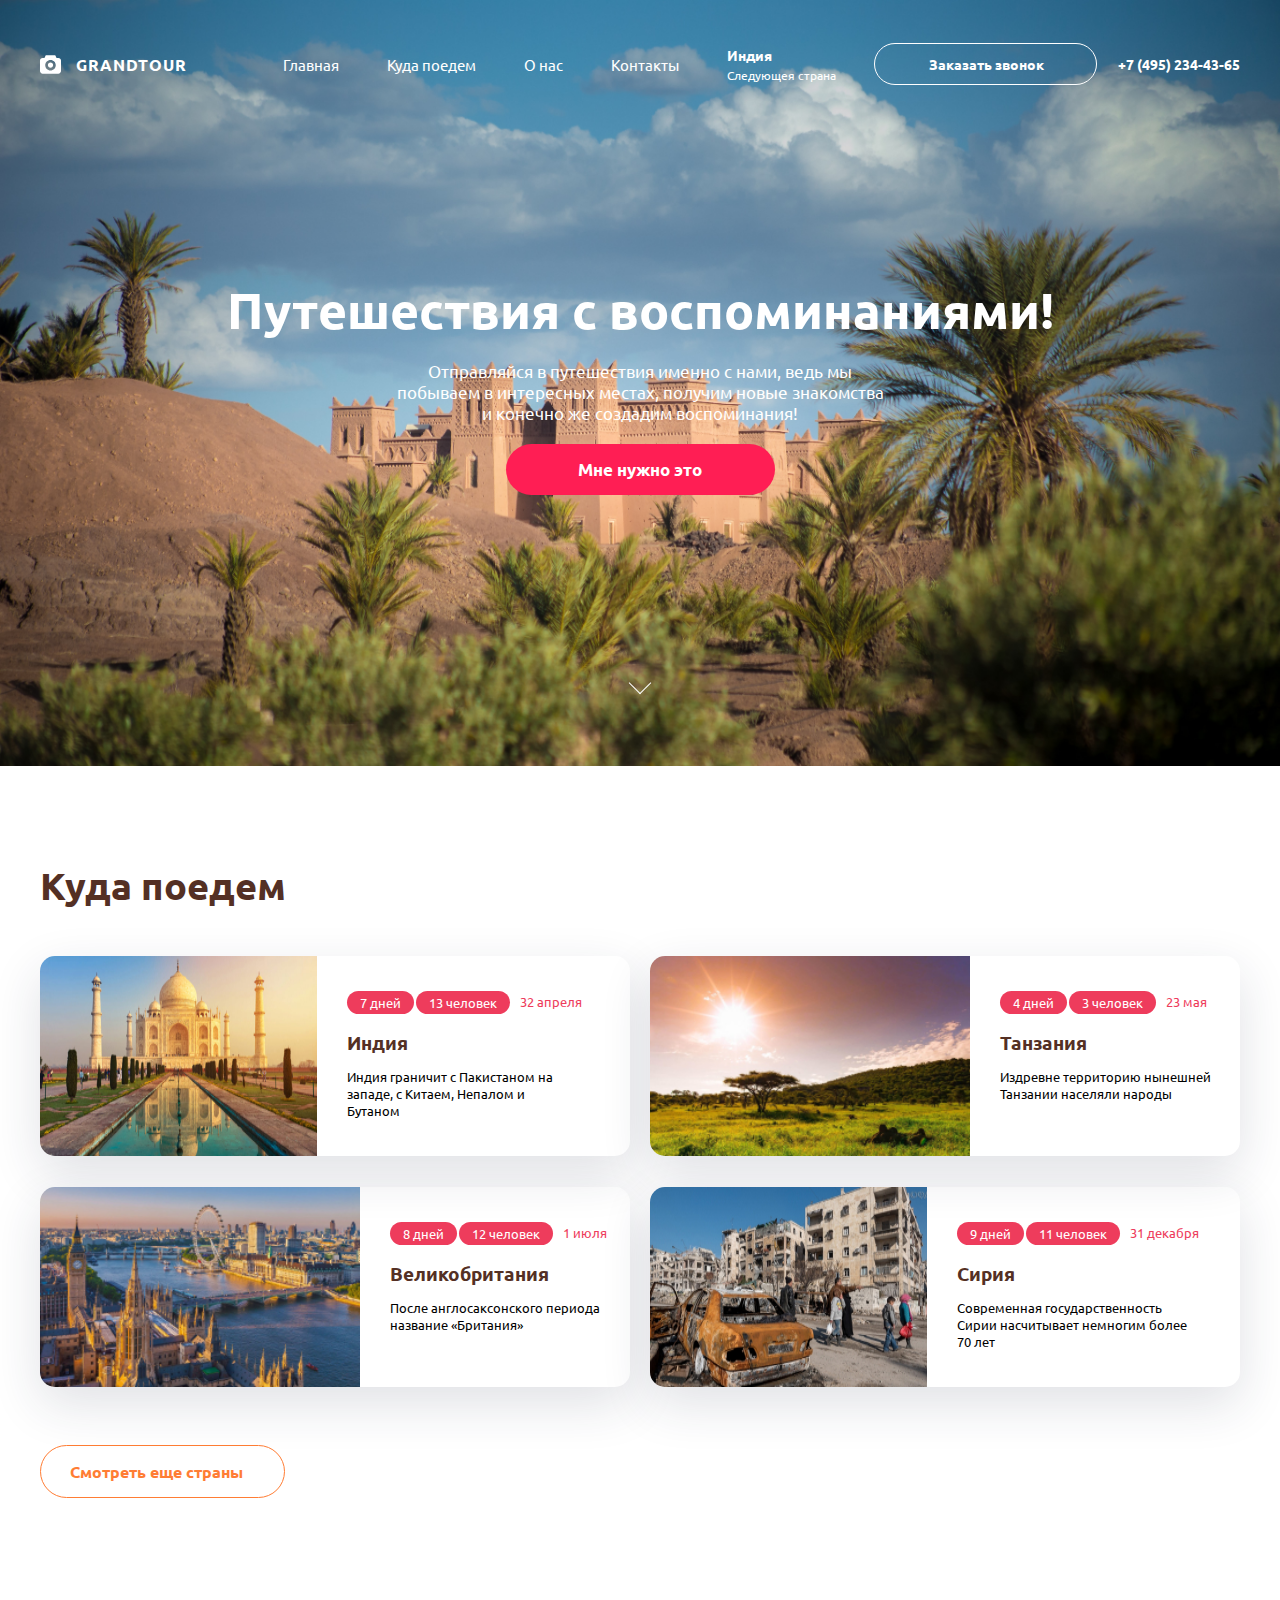
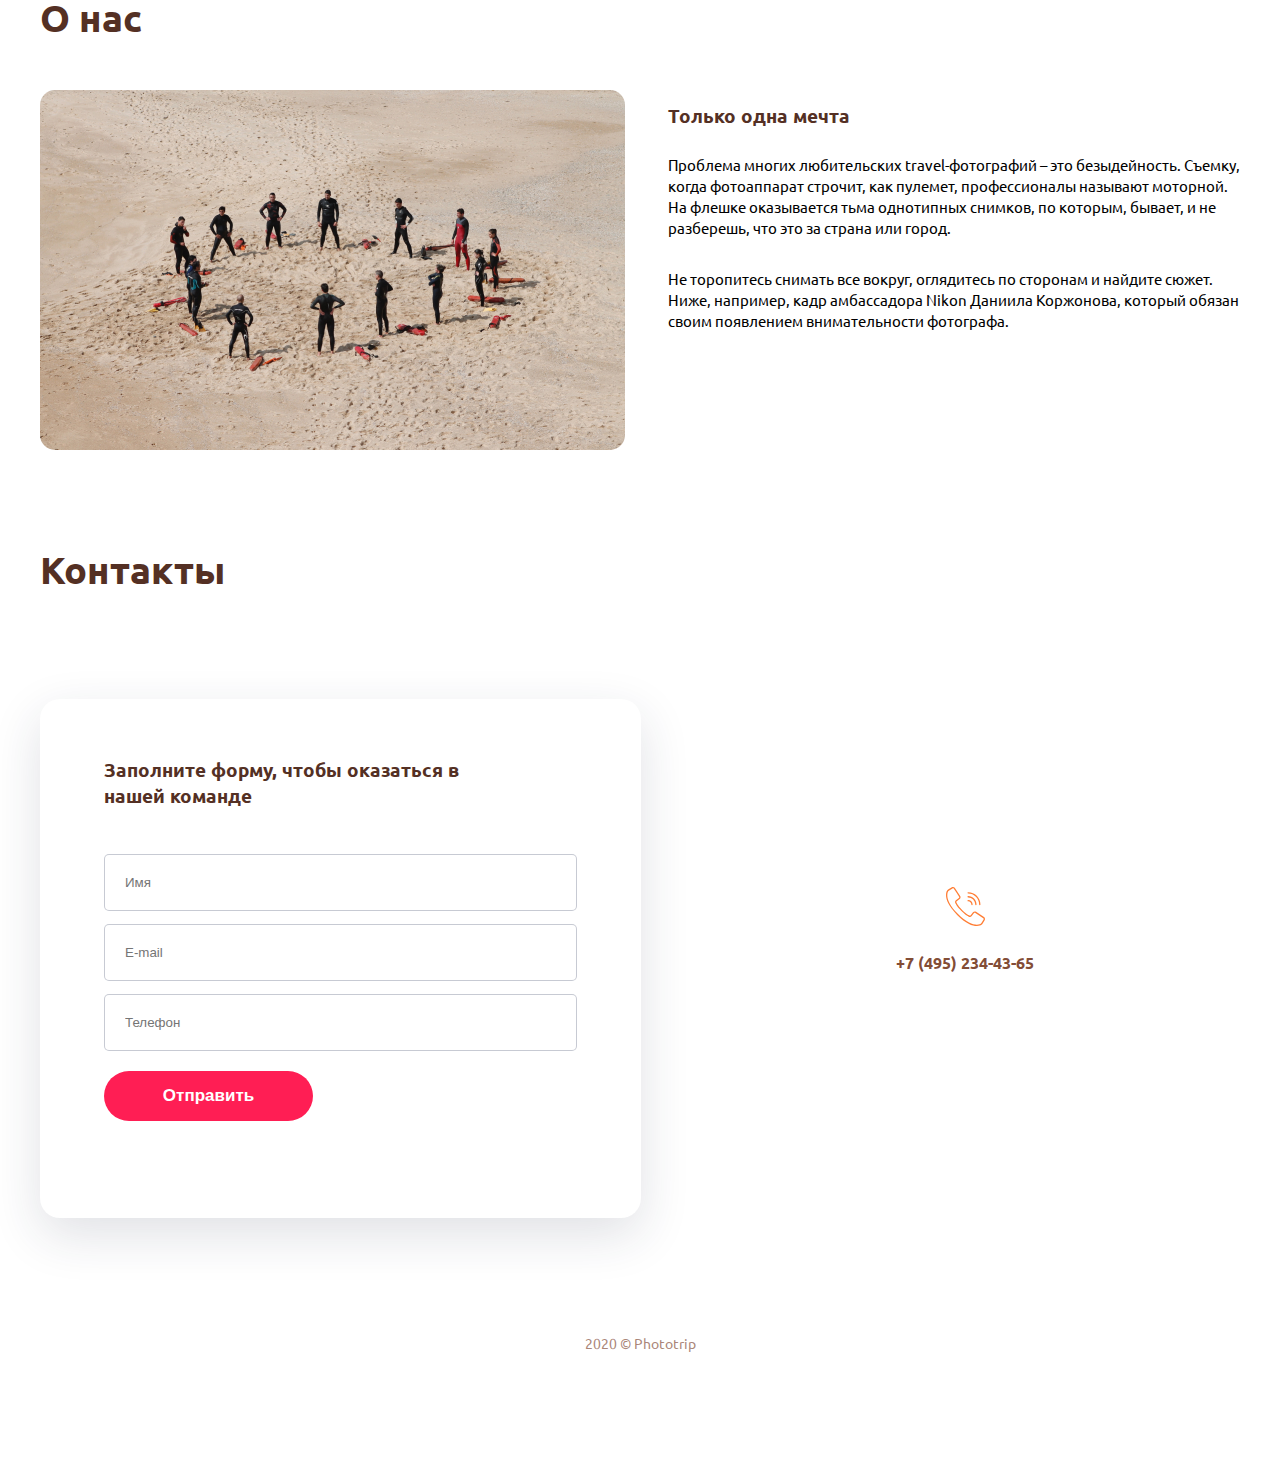
<file: index.html>
<!DOCTYPE html>
<html lang="ru">
<head>
    <meta charset="UTF-8">
    <link rel="shortcut icon" href="img/favicon2.svg">
    <link rel="preconnect" href="https://fonts.gstatic.com">
    <link href="https://fonts.googleapis.com/css2?family=Ubuntu:wght@400;700&display=swap" rel="stylesheet">
    <link rel="stylesheet" href="css/main.css">
    <meta name="viewport" content="width=device-width, initial-scale=1.0">
    <title>Grand tour</title>
</head>
<body>
    <header class="header" id="header">
        <div class="container">
            <div class="nav" id="nav">
                <a href="#" class="logo">GrandTour
                </a>
                    <ul class="menu">
                        <li>
                            <a href="#header" class="scrollto">Главная</a>
                        </li>
                        <li>
                            <a href="#routes" class="scrollto">Куда поедем</a>
                        </li>
                        <li>
                            <a href="#about-us" class="scrollto">О нас</a>
                        </li>
                        <li>
                            <a href="#contacts" class="scrollto">Контакты</a>
                        </li>
                    </ul>
                    <div class="next-route">
                        <span>Индия</span>
                        <p>Следующея страна</p>
                    </div>
                    <div class="call">
                        <a class="btn-nav">
                            Заказать звонок
                        </a>
                        <a href="tel:+7 (495) 234-43-65" class="phone">+7 (495) 234-43-65</a>
                    </div>
            </div> 
            <div class="offer">
                <h1>Путешествия с воспоминаниями!</h1>
                <p>Отправляйся в путешествия именно с нами, ведь мы побываем в интересных местах, получим новые знакомства и конечно же создадим воспоминания!</p>
                <a href="#contacts" class="btn scrollto">Мне нужно это</a>
            </div>   
            <a href="#" class="arrow"></a>
        </div>
    </header>
    <section class="routes" id="routes">
        <div class="container">
            <h2>
                Куда поедем
            </h2>
            <ul class="destinations">
                <li class="destinations-item">               
                    <img src="img/route-1-1.jpg" alt="India">
                    <div class="destinations-content">
                        <div class="destinations-details">
                            <span>7 дней</span>
                            <span>13 человек</span>
                            <p class="destinations-date">
                            32 апреля 
                            </p>
                        </div>
                        
                        <h3>
                            Индия
                        </h3>
                        <p class="destinations-description">
                            Индия граничит с Пакистаном на западе, с Китаем, Непалом и Бутаном
                        </p>
                    </div>
                </li> 
                   
                <li class="destinations-item">
                    <img src="img/route-1-2.jpg" alt="Tanzania">
                    <div class="destinations-content">
                        <div class="destinations-details">
                            <span>4 дней</span>
                            <span>3 человек</span>
                            <p class="destinations-date">
                            23 мая 
                            </p>
                        </div>
                        
                        <h3>
                            Танзания
                        </h3>
                        <p class="destinations-description">
                            Издревне территорию нынешней Танзании населяли народы
                        </p>
                    </div> 
                </li>
                <li class="destinations-item">
                     <img src="img/route-1-3-3.jpg" alt="England">
                    <div class="destinations-content">
                        <div class="destinations-details">
                            <span>8 дней</span>
                            <span>12 человек</span>
                            <p class="destinations-date">
                            1 июля 
                            </p>
                        </div>
                        
                        <h3>
                            Великобритания
                        </h3>
                        <p class="destinations-description">
                            После англосаксонского периода название «Британия»
                        </p>
                    </div>
                </li>
                <li class="destinations-item">
                     <img src="img/route-1-4.jpg" alt="Siria">
                    <div class="destinations-content">
                        <div class="destinations-details">
                            <span>9 дней</span>
                            <span>11 человек</span>
                            <p class="destinations-date">
                            31 декабря 
                            </p>
                        </div>
                        
                        <h3>
                            Сирия
                        </h3>
                        <p class="destinations-description">
                            Современная государственность Сирии насчитывает немногим более 70 лет
                        </p>
                    </div>
                </li>
            </ul>
             <ul class="destinations destinations-more">
                <li class="destinations-item">               
                    <img src="img/route-1-1.jpg" alt="India">
                    <div class="destinations-content">
                        <div class="destinations-details">
                            <span>7 дней</span>
                            <span>13 человек</span>
                            <p class="destinations-date">
                            32 апреля 
                            </p>
                        </div>
                        
                        <h3>
                            Индия
                        </h3>
                        <p class="destinations-description">
                            Индия граничит с Пакистаном на западе, с Китаем, Непалом и Бутаном
                        </p>
                    </div>
                </li> 
                   
                <li class="destinations-item">
                    <img src="img/route-1-2.jpg" alt="Tanzania">
                    <div class="destinations-content">
                        <div class="destinations-details">
                            <span>4 дней</span>
                            <span>3 человек</span>
                            <p class="destinations-date">
                            23 мая 
                            </p>
                        </div>
                        
                        <h3>
                            Танзания
                        </h3>
                        <p class="destinations-description">
                            Издревне территорию нынешней Танзании населяли народы
                        </p>
                    </div> 
                </li>
                <li class="destinations-item">
                     <img src="img/route-1-3-3.jpg" alt="England">
                    <div class="destinations-content">
                        <div class="destinations-details">
                            <span>8 дней</span>
                            <span>12 человек</span>
                            <p class="destinations-date">
                            1 июля 
                            </p>
                        </div>
                        
                        <h3>
                            Великобритания
                        </h3>
                        <p class="destinations-description">
                            После англосаксонского периода название «Британия»
                        </p>
                    </div>
                </li>
                <li class="destinations-item">
                     <img src="img/route-1-4.jpg" alt="Siria">
                    <div class="destinations-content">
                        <div class="destinations-details">
                            <span>9 дней</span>
                            <span>11 человек</span>
                            <p class="destinations-date">
                            31 декабря 
                            </p>
                        </div>
                        
                        <h3>
                            Сирия
                        </h3>
                        <p class="destinations-description">
                            Современная государственность Сирии насчитывает немногим более 70 лет
                        </p>
                    </div>
                </li>
            </ul>
            <a href="https://google.com" class="btn-routes btn-ghost">
                Смотреть еще страны
            </a>
        </div>
    </section>
    <section class="about-us" id="about-us">
        <div class="container">
            <h2>
                О нас
            </h2>
            <div class="about-content">
                <img src="img/about-us-1.jpg" alt="Our Team">
                <div class="about-text">
                    <h3>
                        Только одна мечта
                    </h3>
                    <p>Проблема многих любительских travel-фотографий – это безыдейность. Съемку, когда фотоаппарат строчит, как пулемет, профессионалы называют моторной. На флешке оказывается тьма однотипных снимков, по которым, бывает, и не разберешь, что это за страна или город.
                    </p>
                    <p>Не торопитесь снимать все вокруг, оглядитесь по сторонам и найдите сюжет. Ниже, например, кадр амбассадора Nikon Даниила Коржонова, который обязан своим появлением внимательности фотографа.
                    </p>            
                </div>
            </div>
        </div>
    </section>
    <section class="contact" id="contacts">
        <div class="container">
            <h2>
                Контакты
            </h2>

            <div id="myModal">
                <h3>Заполните форму</h3>
                <form action="#" class="form-modal">
                    <input type="name" placeholder="Имя" required> 
                    <input type="tel" placeholder="Телефон" required>
                    <button type="submit" class="modal-btn">Отправить</button>   
                </form>
                <span id="myModal__close" class="close">ₓ</span>
            </div>
            <div id="myOverlay"></div>

            <div class="contacts">
                <form action="#" class="form">
                    <h3>
                        Заполните форму, чтобы оказаться в нашей команде
                    </h3>
                    <input type="name" placeholder="Имя" required>
                    <input type="e-mail" placeholder="E-mail" required>
                    <input type="phone" placeholder="Телефон" required>
                    <button type="submit" class="btn">Отправить</button>
                </form>
                <a href="tel:+7 (495) 234-43-65" class="contacts-phone">
                     <img src="img/communications.svg" alt="phone">
                     <span>+7 (495) 234-43-65</span>
                </a>               
                </div>
        </div>
    </section>
    <footer class="footer">
        <div class="container">
            <p class="footer-text">
                2020 © Phototrip
            </p>
        </div>
    </footer>
 <!--    <a href="#" class="back-to-top">Back to Top</a> -->
    <script src="js/jquery-3.5.1.min.js"></script>
    <script src="js/main.js"></script>
</body>
</html>
</file>
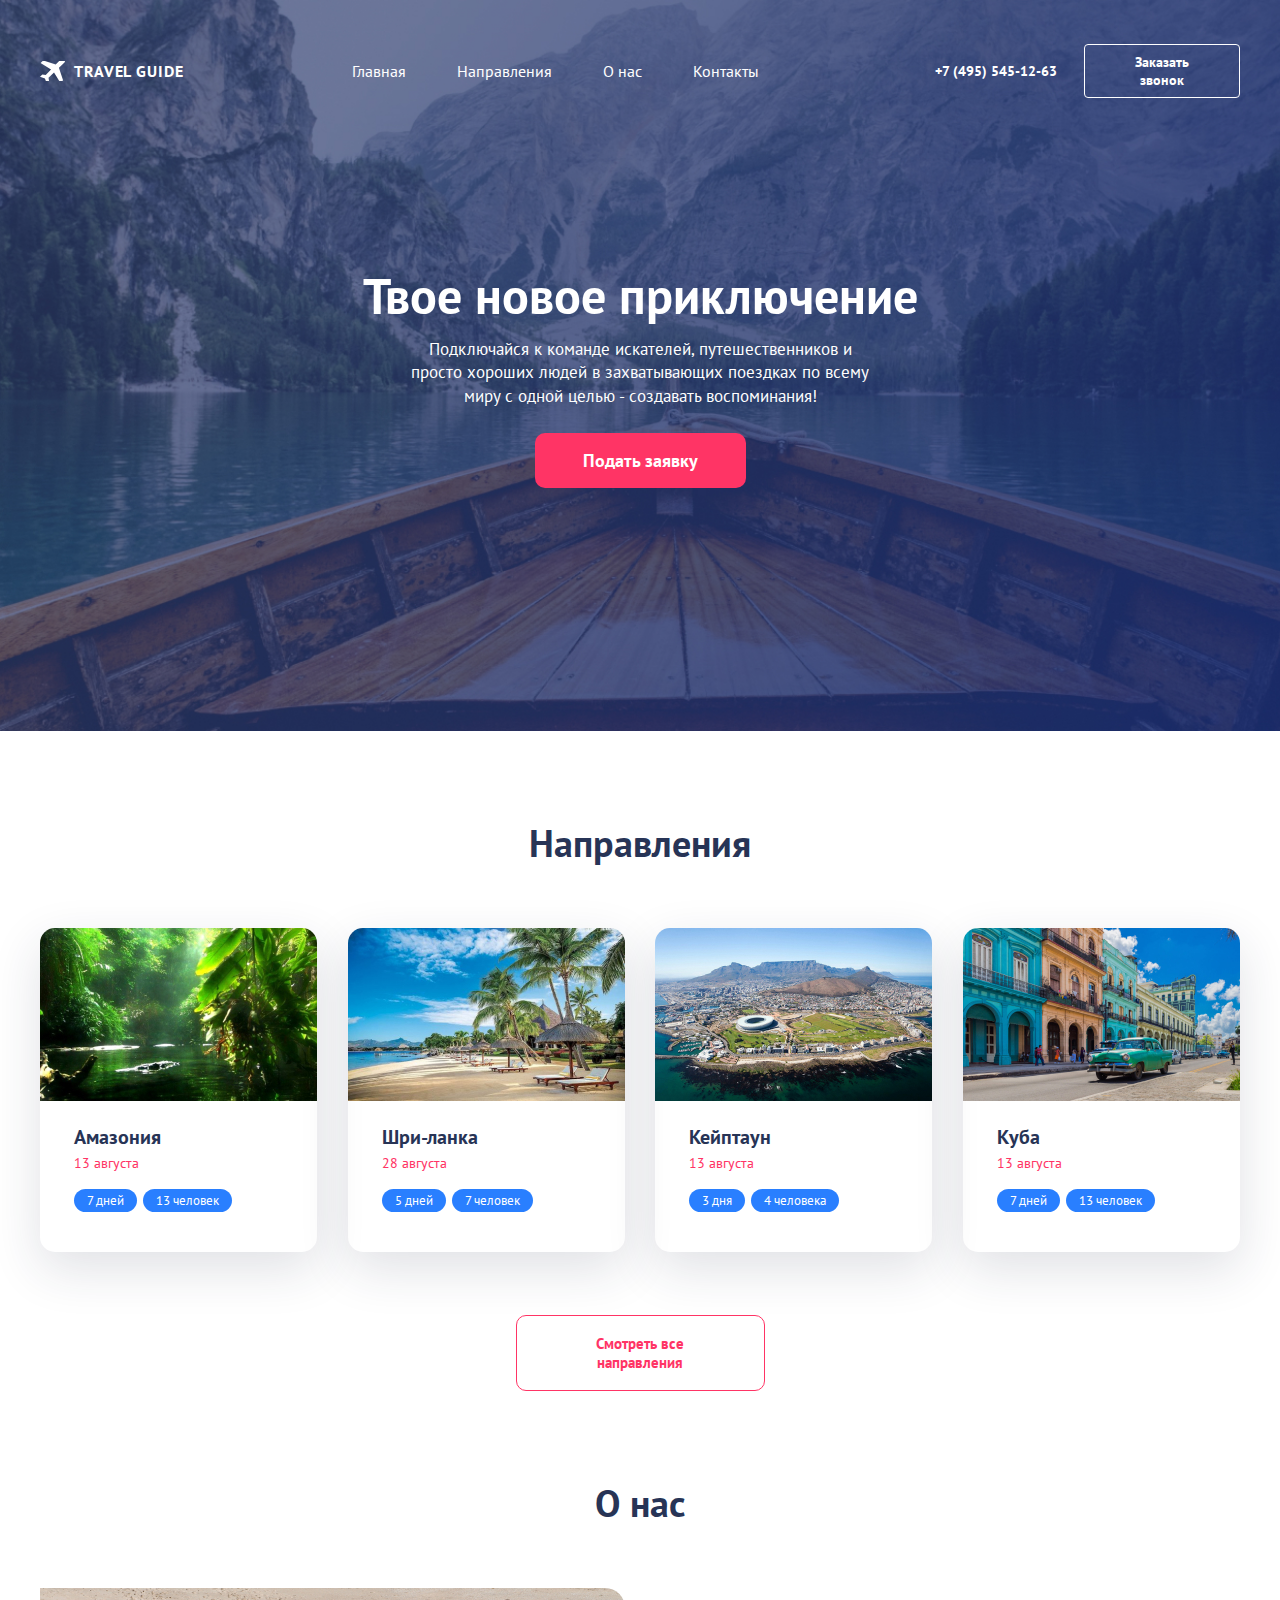
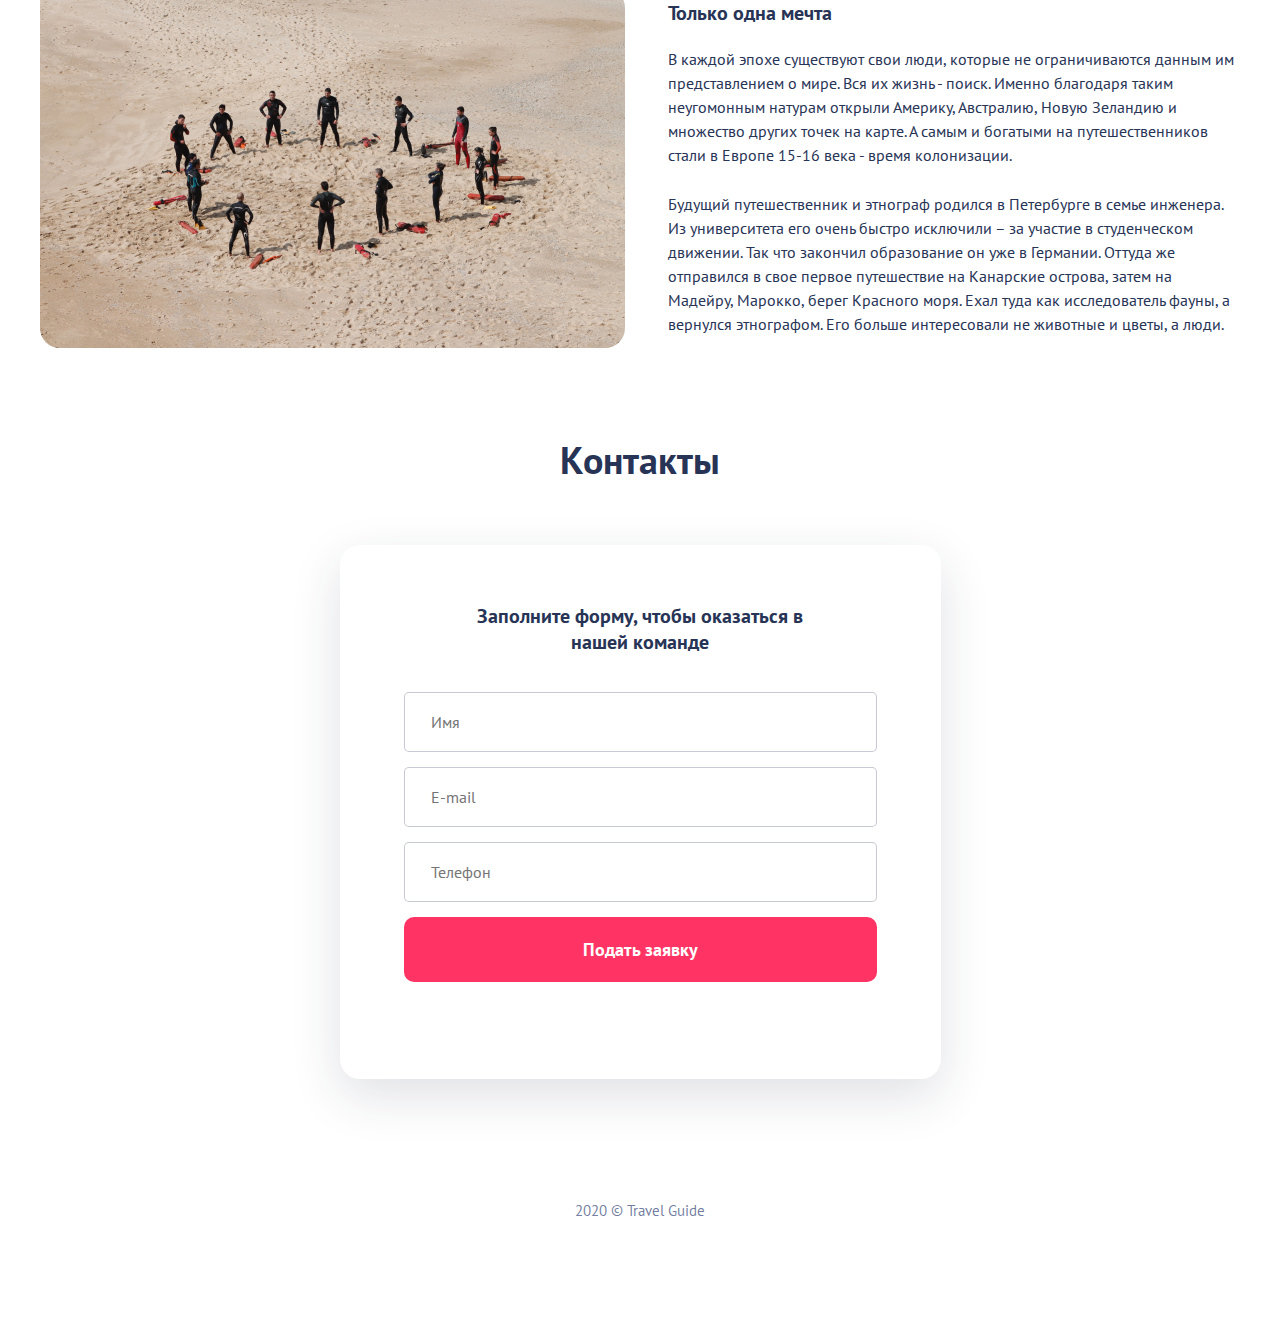
<file: img/lesson-code-3/index.html>
<!DOCTYPE html>
<html lang="en">
<head>
	<meta charset="UTF-8">
	<title>Travel Guide</title>
	<link rel="shortcut icon" href="img/favicon.png" type="image/png">
	<meta name="viewport" content="width=device-width, initial-scale=1, shrink-to-fit=no">
	<link href="https://fonts.googleapis.com/css2?family=PT+Sans:wght@400;700&display=swap" rel="stylesheet">
	<link rel="stylesheet" href="css/main.css">
</head>
<body>
	<header class="header">
		<div class="container">
			<!-- Шапка: начало -->
			<div class="nav">
				<a href="#" class="logo">
					Travel Guide
				</a>
				<ul class="menu">
					<li>
						<a href="#">Главная</a>
					</li>
					<li>
						<a href="#">Направления</a>
					</li>
					<li>
						<a href="#">О нас</a>
					</li>
					<li>
						<a href="#">Контакты</a>
					</li>
				</ul>
				<div class="call">
					<span>
						+7 (495) 545-12-63
					</span>
					<a href="#" class="call-btn">
						Заказать звонок
					</a>
				</div>
				<a href="#" class="menu-btn">
					<img src="img/menu.svg" alt="Menu">
				</a>
			</div>
			<!-- Шапка: конец -->
			<!-- Оффер: начало -->
			<div class="offer">
				<h1>
					Твое новое приключение
				</h1>
				<p>
					Подключайся к команде искателей, путешественников и просто хороших людей в захватывающих поездках по всему миру с одной целью - создавать воспоминания!
				</p>
				<a href="#" class="btn">
					Подать заявку
				</a>
			</div>
			<!-- Оффер: конец -->
		</div>
	</header>
	<section class="routes">
		<div class="container">
			<h2>
				Направления
			</h2>
			<ul class="destinations">
				<li class="destinations-item">
					<img src="img/route1.jpg" alt="Amazonia">
					<div class="destinations-content">
						<h3>
							Амазония
						</h3>
						<p class="destinations-date">13 августа</p>
						<div class="destinations-details">
							<span>7 дней</span>
							<span>13 человек</span>
						</div>
					</div>
				</li>
				<li class="destinations-item">
					<img src="img/route2.jpg" alt="Sri Lank">
					<div class="destinations-content">
						<h3>
							Шри-ланка
						</h3>
						<p class="destinations-date">28 августа</p>
						<div class="destinations-details">
							<span>5 дней</span>
							<span>7 человек</span>
						</div>
					</div>
				</li>
				<li class="destinations-item">
					<img src="img/route3.jpg" alt="Capetown">
					<div class="destinations-content">
						<h3>
							Кейптаун
						</h3>
						<p class="destinations-date">13 августа</p>
						<div class="destinations-details">
							<span>3 дня</span>
							<span>4 человека</span>
						</div>
					</div>
				</li>
				<li class="destinations-item">
					<img src="img/route4.jpg" alt="Cuba">
					<div class="destinations-content">
						<h3>
							Куба
						</h3>
						<p class="destinations-date">13 августа</p>
						<div class="destinations-details">
							<span>7 дней</span>
							<span>13 человек</span>
						</div>
					</div>
				</li>
			</ul>
			<a href="#" class="btn-ghost btn-routes">
				Смотреть все направления
			</a>
		</div>
	</section>
	<section class="about">
		<div class="container">
			<h2>О нас</h2>
			<div class="about-content">
				<img src="img/trave-guide.jpg" alt="Our team">
				<div class="about-text">
					<h3>
						Только одна мечта
					</h3>
					<p>В каждой эпохе существуют свои люди, которые не ограничиваются данным им представлением о мире. Вся их жизнь - поиск. Именно благодаря таким неугомонным натурам открыли Америку, Австралию, Новую Зеландию и множество других точек на карте. А самым и богатыми на путешественников стали в Европе 15-16 века - время колонизации.</p>
					<p>Будущий путешественник и этнограф родился в Петербурге в семье инженера. Из университета его очень быстро исключили – за участие в студенческом движении. Так что закончил образование он уже в Германии. Оттуда же отправился в свое первое путешествие на Канарские острова, затем на Мадейру, Марокко, берег Красного моря. Ехал туда как исследователь фауны, а вернулся этнографом. Его больше интересовали не животные и цветы, а люди.</p>
				</div>
			</div>
		</div>
	</section>
	<section class="contacts">
		<div class="container">
			<h2>Контакты</h2>
			<form action="#" class="form">
				<h3>
					Заполните форму, чтобы оказаться в нашей команде
				</h3>
				<input type="text" placeholder="Имя" required>
				<input type="email" placeholder="E-mail" required>
				<input type="tel" placeholder="Телефон" required>
				<button type="submit" class="btn">
					Подать заявку
				</button>
			</form>
		</div>
	</section>
	<footer class="footer">
		<div class="container">
			<div class="footer-text">
				2020 © Travel Guide
			</div>
		</div>
	</footer>
</body>
</html>
</file>
<file: css/main.css>
body {
	margin: 0;
	padding: 0;
	font-family: 'Ubuntu', sans-serif;
}
div, p , input, header {
		box-sizing: border-box;
}
h1, h2, h3, h4, h5, h6, p {
	padding: 0;
	margin: 0;
	font-weight: bold;
}
a {
	text-decoration: none;
	transition: all 0.5s ease;
}
li	{
	transition: all 0.5s ease;
}
ul, li {
	display: block;
	padding: 0;
	margin: 0;
}
h2 {
	font-size: 38px;
	color: #543024;
}
h3 {
	font-size: 19px;
	color: #543024;
	margin: 0;
}
/*section {
	padding-top: 98px;

}*/
p {
	font-weight: 400;
}
button {
	transition: all 0.5s ease;
}
section {
	margin-top: 96px;
}
.container{
	width: 	1200px;
	margin: 0 auto;
	color: #fff;
}
.header {
	background: url('../img/headeerr.jpg') no-repeat center top / cover;
	padding-top: 43px;	
	padding-bottom: 75px;
}
.nav {
	display: flex;
	align-items: center;
	transition: all 0.5s ease;
}

.logo {
	display: flex;
	font-weight: bold;
	font-size: 16px;
	color: #fff;
	letter-spacing: 0.055em;
    text-transform: uppercase;
    display: block;
    padding-left: 36px;
    background: url('../img/logo.svg') no-repeat left center / contain;
}
.menu {
	font-size: 15px;
}
.menu a {
	color: #fff;
	text-decoration: none;
	padding-bottom: 10px;
	font-style: normal;
}
.menu li {
	margin-right: 48px;

}
.menu li:not(:last-child) {
	margin-right: 48px;
}
.menu {
	display: flex;
	text-align: center;	
	margin-left: 96px;
}
.next-route span {
	display: block;
	font-weight: bold;
	font-size: 14px;
}
.next-route p {
	font-weight: 400;
	font-size: 12px;
 	margin-top: 3px;
}
.call {
	display: flex;
	font-weight: bold;
	font-size: 14px;
	align-items: center;
	margin-left: auto;
}
.btn-nav {	
	display: block;	
	width: 168px;	
	border: 1px solid #FFFFFF;
	border-radius: 100px;
	text-align: center;
	padding: 11px 26px 11px 27px;
}
.phone {
	color: #fff;
	text-decoration: none;
	margin-left: 21px;
}
.menu a {
	border-bottom: 1px solid transparent;
}
.menu a:hover {
	border-bottom: 1px solid #FFFFFF;
}
.menu-btn {
	display: none;
}
.btn-nav:hover {
	background: #fff;
	color: #2A353B;
}
.offer {
	margin-top: 193px;
	text-align: center;
}
.offer h1 {
	font-weight: bold;
	font-size: 50px;
	margin-bottom: 18px;
}
.offer p {
	width: 492px;
	font-size: 17px;
	margin: 0 auto;
	margin-bottom: 21px;
}
.btn {
	display: block;
    width: 209px;
	color: #fff;
	background: #FF1E54;
	border-radius: 69px;
	padding: 15px 30px;
	font-weight: 800;
	font-size: 17px;
	text-align: center;
	border: none;
	cursor: pointer;
}	
.offer .btn {
	margin: 0 auto;
}
.btn:hover {
	background: #FF0C46;
}
.arrow {
	display: block;
	height: 15px;
	width: 15px;
	border-right: 1px solid white;
	border-bottom: 1px solid white;
	transform: rotate(45deg);
	margin: 180px auto 0 ;
}
.destinations {
	display: flex;
	flex-wrap: wrap;
	justify-content: space-between;
}
.routes h2 {
	padding-bottom: 47px;
	margin-top: 65px;
}
.destinations-item {
	display: flex;
	width: 590px;
	border-radius: 15px;
	box-shadow: 0px 17px 50px rgba(32, 40, 69, 0.14);
	transition: 0.5s all ease;
	margin-bottom: 31px;

}
.destinations-item:hover {
	box-shadow: 0px 7px 20px rgba(32, 40, 69, 0.45);
	cursor: pointer;
}
.destinations-item img {
	display: block;
	border-radius: 15px 0px 0px 15px;
}
.destinations-content {
	color: #000;	
	padding: 35px 40px 37px 30px;
}
.destinations-details span {
	font-size: 13px;
	background: #EE3C5C;
	border-radius: 30px;
	padding: 3px 13px;
	color: #fff;
	margin-right: 2px;
}
.destinations-details {
	display: flex;
	font-weight: 400;
}
.destinations-description {
	width: 232px;
	font-size: 13px;
	margin: 0;
}
.destinations-date {
	margin: 0;
	padding-top: 3px;
	margin-left: 8px;
	line-height: 15px;
	text-align: center;
	font-size: 13px;
	color: #EE3C5C;
}
.destinations-content h3 {
	margin-top: 16px;
	margin-bottom: 12px;
}
.destinations-more {
	display: none;
}
.destinations-visible {
	display: flex;
}
.btn-routes {
	color: #FF7D34;
	font-weight: bold;
	width: 245px;
	border: 1px solid #FF7D34;
	box-sizing: border-box;
	border-radius: 69px;
	padding: 15px 29px;
	display: block;
}
.btn-routes:hover {
	background: #ff7d34;
	color: #fff;
}
.btn-ghost{
	margin-top: 27px;
}
.about-content {
	display: flex;
	justify-content: space-between;
	align-items: center;	
}
.about-content img {
	display: block;
	border-radius: 15px;
	margin-top: 49px;
}
.about-text {
	font-weight: 400;
	width: 572px;
	margin-top: 37px;
	margin-bottom: 65px;	
} 
.about-text h3 {
	margin-bottom: 25px;
}
.about-text p{
	line-height: 140.9%;
	margin-bottom: 30px;
	font-size: 15px;
	color: #000;
}
.about-text p:last child{
	line-height: 140.9%;
	margin-bottom: 0px;
	font-size: 15px;
	color: #000;
}
.contact h2 {
	margin-bottom: 49px;
}
.form {
	width: 601px;
	box-shadow: 0px 17px 50px rgba(32, 40, 69, 0.14);
	border-radius: 20px;
	padding: 58px 64px 97px;
	box-sizing: border-box;
	margin-top: 57px;
}
.form input {
	background: #FFFFFF;
	border: 1px solid rgba(39, 52, 86, 0.26);
	box-sizing: border-box;
	border-radius: 5px;
	display: block;
	width: 100%;
	padding: 20px;
	margin-bottom: 13px;
}
.form input:last child {
	margin-bottom: 0px;
}
.form h3 {
	width: 367px;
	margin-bottom: 45px;
}
.form button {
	margin-top: 20px;
	display: block;
}
.contacts-phone {
	text-align: center;
}
.contacts-phone img {
	margin-bottom: 23px;
}
.contacts-phone span {
	color: rgba(114, 52, 26, 0.89);
	font-weight: bold;
	display: block;
	text-align: center;
}
.contacts {
	display: flex;
	justify-content: space-between;
	align-items: center;
	width: 994px;
}
.footer {
	padding-top: 116px;
	padding-bottom: 119px;
}
.footer-text {
	font-weight: normal;
	font-size: 14px;
	color: rgba(114, 52, 26, 0.6);
	text-align: center;
}
#myModal {
	width: 450px;
	height: 260px;
	padding: 40px 20px;
	border-radius: 13px;
	background: #fafafa;
	position: fixed;
	top: 0; left: 0; right: 0; bottom: 0;
	margin: auto;
	display: none;
	/*opacity: 0;*/
	z-index: 38;
	text-align: center;
  }
  #myModal #myModal__close {
	width: 21px; height: 21px;
	position: absolute;
	font-size: 29px;
	top: 1px; right: 11px;
	cursor: pointer;
	display: block;
  }
  #myOverlay {
	z-index: 37;
	position: fixed;
	background: rgba(0,0,0,.7);
	width: 100%; height: 100%;
	top: 0; left: 0;
	cursor: pointer;
	display: none;
  }
  #myModal h3 {
	margin-bottom: 20px;
	font-size: 20px;
  }
  #myModal span {
  	color: #000;
  }
  .form-modal input {
	background: #FFFFFF;
	border: 1px solid rgba(39, 52, 86, 0.26);
	box-sizing: border-box;
	border-radius: 5px;
	display: block;
	width: 100%;
	padding: 14px;
	margin-bottom: 8px;
  }
  .modal-btn {
	width: 100%;
	padding: 14px;
	background: #FF3465;
	border-radius: 5px;
	border: none;
	color: #fff;
	font-size: 15px;
	margin-top: 5px;
  }
@media screen and (max-width: 1200px) {
	.container {
		width: 960px;
	}
	.menu {
		display: none;
	}
	.next-route {
		display: none;
	}
	.menu-btn {
		display: block;
		margin-left: 91px;
		width: 30px;
	}
	.contacts-phone{
	}
	.destinations {
		flex-wrap: wrap;
	}
	.destinations-item {
		flex-direction: column;
		width: 48%;
		margin-right: 10px;
	}
	.destinations-item img {
		width: 100%;
		border-radius: 15px 15px  0 0;
	}
	.about-content {
		flex-wrap: wrap;
	}
	.about-content img {
		width: 100%;
	}
	.contacts {
		width: 100%;
	}
}

@media screen and (max-width: 992px) {
	.container {
		width: 720px;
	}
	.contacts {
		flex-wrap: wrap;
	}
	.form {
		margin: 0 auto;
		margin-bottom: 54px;
		width: 100%;
	}
	.contacts-phone {
		margin-top: 54px;
		margin: 0 auto;
	}	
}

@media screen and (max-width: 768px) {
	.container {
		width: 540px;
	}
	.form {
		width: 100%;
	}
	.call {
		display: none;
	}
	.menu-btn {
		margin-left: auto;
	}
	.destinations-item {
		margin: 0 auto;
		margin-bottom: 10px;
	}
	.destinations-details span {
		font-size: 11px;
	}
	.destinations-description {
		width: 100%;
	}
	.destinations-content {
		padding: 18px;
	}
	.destinations-details span {
		padding: 3px 11px;
	}
}

@media screen and (max-width: 576px) {
	.container {
		width: 100%;
		padding-left: 15px;
		padding-right: 15px;
	}
	.call {
		display: none;
	}
	.offer h1 {
		font-size: 30px;
	}
	.offer p {
		font-size: 14px;
		text-align: center;
		width: 260px;
	}
	section  {
		margin-top: 53px;
	}
	.routes h2 {
		margin: 0;
	}
	.destinations {
		flex-direction: column;
	}
	.destinations-item {
		width: 100%;
	}
	.form {
		padding: 40px 20px 63px;
	}
	.form h3 {
		width: 100%;
	}
	.form input {
		height: 37px;
	}
}
</file>
<file: img/lesson-code-3/css/main.css>
body {
	font-family: 'PT Sans', sans-serif;
	padding: 0;
	margin: 0;
	color: #273456;
	font-size: 16px;

}
div, p, input, header, a, form {
	box-sizing: border-box;
}

h1, h2, h3, h4, h5, h6 {
	margin: 0;
	padding: 0;
	font-weight: bold;
}

h2 {
	font-size: 38px;
	text-align: center;
	margin-bottom: 61px;
}

h3 {
	font-size: 20px;
}

section {
	padding-top: 87px;
}

ul,li {
	display: block;
	padding: 0;
	margin: 0;
}

p {
	margin: 0;
	padding: 0;
}

a {
	text-decoration: none;
	transition: all 0.5s ease;
}

.btn {
	background: #FF3465;
	border-radius: 10px;
	color: #fff;
	width: 211px;
	padding: 16px 48px;
	font-weight: bold;
	font-size: 18px;
	display: block;
	text-align: center;
	font-family: 'PT Sans', sans-serif;
	border: none;
	cursor: pointer;
}

.btn:hover {
	background: #ED2353;
}

.btn-ghost {
	font-weight: bold;
font-size: 15px;
text-align: center;
color: #FF3465;
border: 1px solid #FF3465;
border-radius: 10px;
width: 249px;
padding: 18px 35px;
display: block;
}

.btn-ghost:hover {
	background: #FF3465;
	color: #fff;
}

.container {
	width: 1200px;
	margin: 0 auto;
}

.header {
	background: url('../img/header-bg.jpg') no-repeat center top / cover;
	color: #fff;
	padding-top: 44px;
	padding-bottom: 243px;
}

.header a {
	color: #fff;
}

.nav {
	display: flex;
	align-items: center;
}

.menu-btn img {
	display: block;
	margin-left: 110px;
	width: 30px;
	display: none;
}

.logo {
	text-transform: uppercase;
	font-weight: bold;
	font-size: 16px;
	letter-spacing: 0.055em;
	display: block;
	width: 150px;
	padding-left: 34px;
	background: url('../img/logo.svg') no-repeat left center;
	margin-right: 162px;
}

.menu {
	display: flex;
}

.menu li {
	margin-right: 51px;
}

.menu a {
	padding-bottom: 5px
}

.menu a:hover {
	border-bottom: 1px solid rgba(255, 255, 255, 0.21);
	
}	

.call {
	display: flex;
	font-weight: bold;
	font-size: 14px;
	align-items: center;
	margin-left: auto
}

.call-btn {
	border: 1px solid #FFFFFF;
	border-radius: 4px;
	display: block;
	width: 156px;
	padding: 8px 27px;
	text-align: center;
	margin-left: 27px;
}

.call-btn:hover {
	background: #fff;
	color: #3B4B81;
}

.offer {
	margin-top: 165px;
	text-align: center;
	
}

.offer h1 {
	font-size: 50px;
	margin-bottom: 10px;
}

.offer p {
	width: 465px;
	margin: 0 auto;
	margin-bottom: 25px;
	font-size: 17px;
	line-height: 1.38em;
}

.offer .btn {
	margin: 0 auto;
}

.destinations {
	display: flex;
	justify-content: space-between;
}

.destinations-item {
	width: 277px;
	box-shadow: 0px 17px 50px rgba(32, 40, 69, 0.14);
	border-radius: 15px;
	transition: all 0.5s ease;
}

.destinations-item:hover {
	box-shadow: 0px 10px 20px rgba(32, 40, 69, 0.24);
}

.destinations-item img {
	display: block;
	border-radius: 15px 15px 0 0
}

.destinations-content {
	padding: 23px 23px 40px 34px
}

.destinations-date {
	font-size: 14px;
	color: #FF3465;
	margin: 4px 0 17px
}

.destinations-details {
	display: flex;
}

.destinations-details span {
	font-size: 13px;
	background: #297FFF;
	border-radius: 30px;
	padding: 3px 13px;
	margin-right: 6px;
	color: #fff;
}

.btn-routes {
	margin: 63px auto 0;
}

.about-content {
	display: flex;
	justify-content: space-between;
	align-items: center
}

.about-content img {
	display: block;
	border-radius: 0px 20px 20px 20px;
}

.about-text {
	width: 572px;
}

.about-text h3 {
	margin-bottom: 21px;
}

.about-text p {
	line-height: 1.5em;
	margin-bottom: 25px;
}

.about-text p:last-child {
	margin-bottom: 0px;
}

.form {
	box-shadow: 0px 17px 50px rgba(32, 40, 69, 0.14);
	border-radius: 20px;
	width: 601px;
	text-align: center;
	padding: 58px 64px 97px;
	margin: 0 auto
}

.form h3 {
	width: 367px;
	margin: 0 auto 37px;
}

.form input {
	border: 1px solid rgba(39, 52, 86, 0.26);
	box-sizing: border-box;
	border-radius: 5px;
	font-size: 16px;
	font-family: 'PT Sans', sans-serif;
	display: block;
	width: 100%;
	padding: 19px 26px;
	margin-bottom: 15px;
}

.form .btn {
	width: 100%;
	padding: 21px 0;
	transition: all 0.5s ease;
}


.footer-text {
	font-size: 15px;
	color: rgba(41, 56, 111, 0.66);
	text-align: center;
	margin: 122px 0 112px
}

@media screen and (max-width: 1200px) {
	.container {
		width: 960px;
	}
	.menu {
		display: none;
	}
	.menu-btn img {
		display: block;
	}
	.destinations {
    	flex-wrap: wrap;
    }
	.destinations-item {
		width: 48%;
		margin-bottom: 30px;
	}
	.destinations-item img {
		width: 100%;
	}
	.about-content {
		flex-wrap: wrap;
	}
	.about-content img {
		width: 80%;
    	margin: 0 auto;
	}
	.about-text {
		margin: 30px auto 0;
	    width: 80%;
	    text-align: center;
	}
}

@media screen and (max-width: 992px) {
	.container {
		width: 720px;
	}
	.logo {
		margin-right: 100px;
	}
}

@media screen and (max-width: 768px) {
	.container {
		width: 540px;
	}
	.menu-btn img {
		margin-left: 20px;
	}
	.logo {
		margin-right: 20px;
	}
	.offer h1 {
		line-height: 1.1em;
    	margin-bottom: 20px;
	}
	.about-content img {
		width: 100%;
	}
	.about-text {
	    width: 100%;
	}
	.form {
		max-width: 100%;
	}
}

@media screen and (max-width: 576px) {
	.container {
		width: 100%;
		padding-left: 15px;
		padding-right: 15px;
	}
	.call {
		display: none;
		
	}
	.menu-btn {
		margin-left: auto;
	}
	.menu-btn img {
		margin-left: 0;
	}
	.offer h1 {
		font-size: 30px;
	}
	.offer p {
		width: 100%;
		font-size: 16px;
	}
	.offer {
		margin-top: 103px;
	}
	.header {
		padding-bottom: 143px;
	}
	section {
		padding-top: 79px;
	}
	h2 {
		font-size: 20px;
		margin-bottom: 56px;
	}
	.destinations-item {
		width: 100%;
	}
	.btn-routes {
		margin: 15px auto 0;
    	width: 100%;
	}
	h3 {
		font-size: 18px;
	}
	.form {
		padding: 42px 31px 65px;
	}
	.form h3 {
		width: 100%;
	}
	.form input {
		height: 51px;
	}
	.form input {
		height: 57px;
	}
	.footer-text {
		margin: 89px auto;
	}
}
</file>
